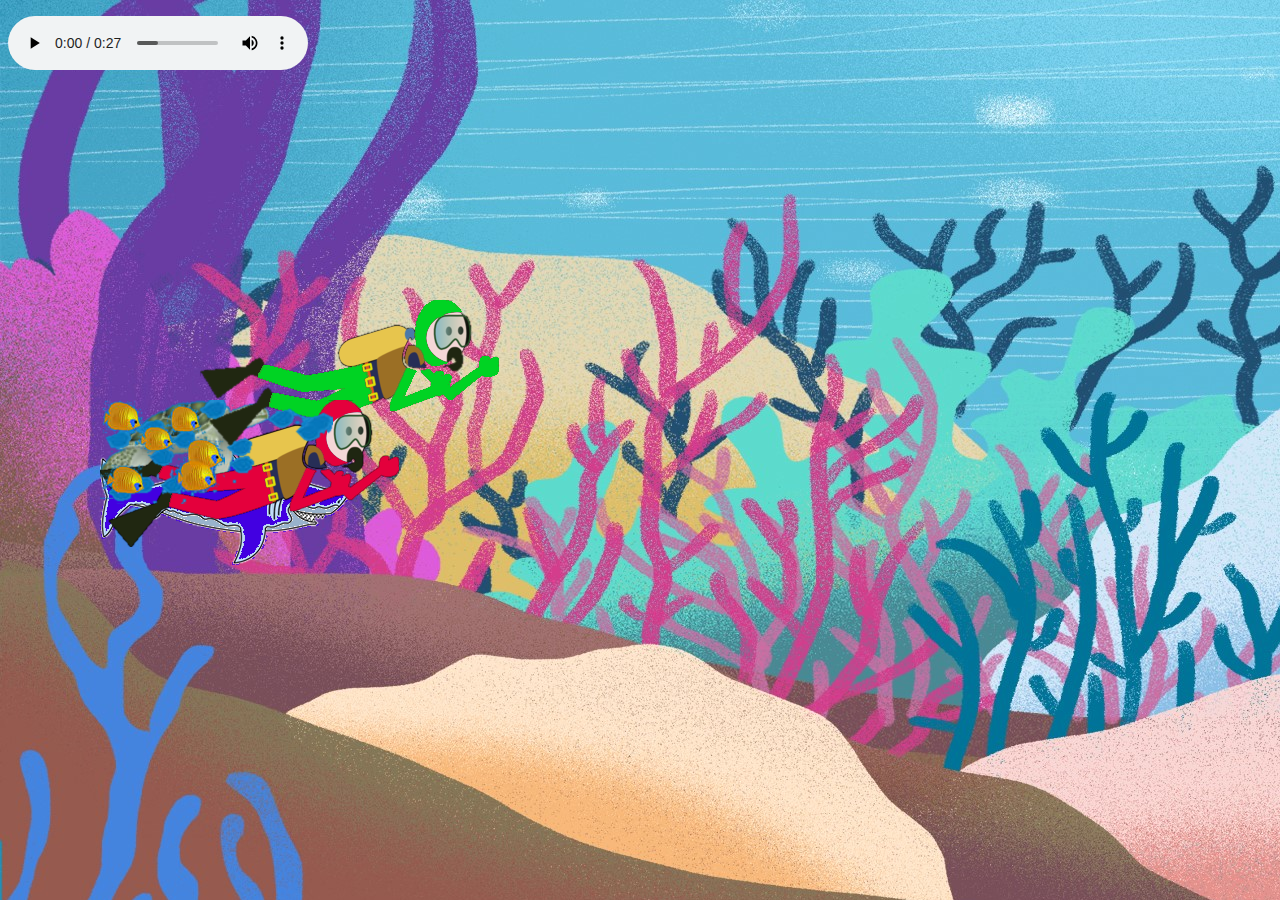
<file: index.html>
<!DOCTYPE html>
<html lang="en">
<head>
    <meta charset="UTF-8">
    <meta name="viewport" content="width=device-width, initial-scale=1.0">
    <title>Hồ cá vui nhộn</title>
    <link rel="stylesheet" href=".//mystyle.css" />
   
</head>
<body>
    <p>
        <audio controls>
            <source src="images/Merry Christmas_song_lastchrismas (1).mp3" >
        </audio>
    </p>
    <body background="./images/png.jpg"></body>
    <div id="content">
    
        <div id="shark" class="bnc"><img src="./images/shark.png" alt="shark"></div>
        
        <div id="turtle" class="bnc"><img src="./images/turtle.png" alt="turtle"></div>
        <div id="diver1" class="bnc"><img src="./images/diver1.png" alt="diver1"></div>
        <div id="diver3" class="bnc"><img src="./images/diver3.png" alt="diver3"></div>
         <div id="diver2" class="bnc"><img src="./images/diver2.png" alt="diver2"></div>
       <div id="faintschool" class="bnc"><img src="./images/faintSchool.png" alt="faintschool"></div>
         <div id="goldfishschool" class="bnc"><img src="./images/goldFishSchool.png" alt="goldfishschool"></div>
    
    </div>
</body>
</html>
</file>
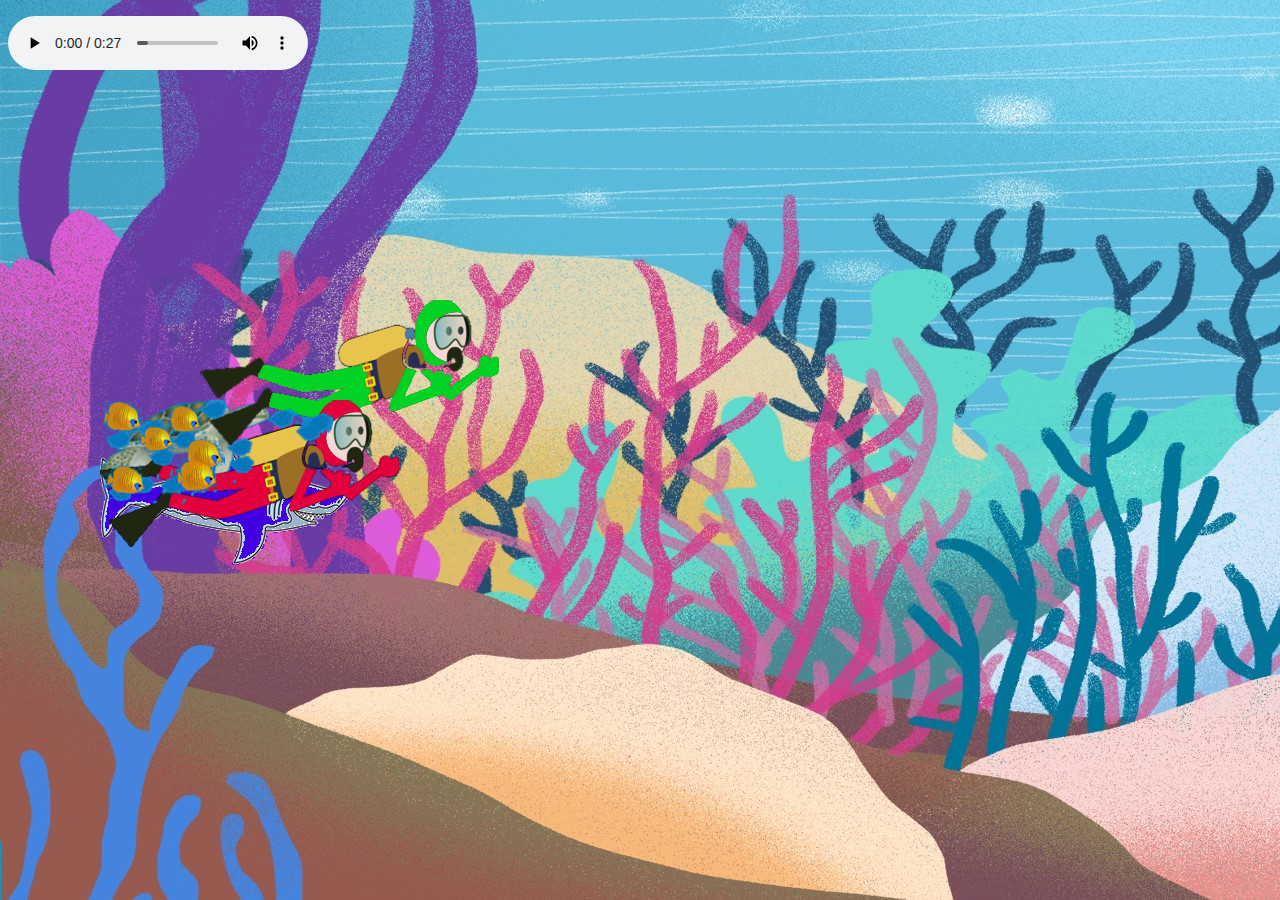
<file: ho_ca.html>
<!DOCTYPE html>
<html lang="en">
<head>
    <meta charset="UTF-8">
    <meta name="viewport" content="width=device-width, initial-scale=1.0">
    <title>Hồ cá vui nhộn</title>
    <link rel="stylesheet" href=".//mystyle.css" />
   
</head>
<body>
    <p>
        <audio controls>
            <source src="images/Merry Christmas_song_lastchrismas (1).mp3" >
        </audio>
    </p>
    <body background="./images/png.jpg"></body>
    <div id="content">
    
        <div id="shark" class="bnc"><img src="./images/shark.png" alt="shark"></div>
        
        <div id="turtle" class="bnc"><img src="./images/turtle.png" alt="turtle"></div>
        <div id="diver1" class="bnc"><img src="./images/diver1.png" alt="diver1"></div>
        <div id="diver3" class="bnc"><img src="./images/diver3.png" alt="diver3"></div>
         <div id="diver2" class="bnc"><img src="./images/diver2.png" alt="diver2"></div>
       <div id="faintschool" class="bnc"><img src="./images/faintSchool.png" alt="faintschool"></div>
         <div id="goldfishschool" class="bnc"><img src="./images/goldFishSchool.png" alt="goldfishschool"></div>
    
    </div>
</body>
</html>
</file>
<file: mystyle.css>
#shark{
    left:100px;top:400px;
    position:absolute;
    animation-name:shark;
    animation-duration:10s;
    animation-timing-function:linear;
    animation-iteration-count:infinite;
    animation-play-state: running;
}
@keyframes shark {
    0%{left:100px;top:400px;}
    20%{left:300px;top:400px;}
    40%{left:500px;top:300px;}
    50%{left:600px;top:50px;}
    60%{left:600px;top:100px;}
    80%{left:500px;top:200px;}
    100%{left:100px;top:400px;transform:scaleX(-1);}
}
#turtle{
    left:100px;top:400px;
    position:absolute;
    animation-name:turtle;
    animation-duration:18s;
    animation-timing-function:linear;
    animation-iteration-count:infinite;
    animation-play-state: running;
}
@keyframes turtle {
    0%{left:200px;top:500px;}
    20%{left:200px;top:300px;}
    40%{left:600px;top:200px;}
    50%{left:500px;top:50px;}
    60%{left:700px;top:200px;}
    80%{left:500px;top:200px;}
    100%{left:100px;top:200px;transform:scaleX(-1);}
}
#diver1{
    left:100px;top:400px;
    position:absolute;
    animation-name:diver1;
    animation-duration:13s;
    animation-timing-function:linear;
    animation-iteration-count:infinite;
    animation-play-state: running;
}
@keyframes diver1 {
    0%{left:100px;top:400px;}
    20%{left:200px;top:300px;}
    40%{left:500px;top:300px;}
    50%{left:600px;top:50px;}
    60%{left:600px;top:300px;}
    80%{left:700px;top:200px;}
    100%{left:200px;top:100px;transform:scaleX(-1);}
}
#diver2{
    left:100px;top:400px;
    position:absolute;
    animation-name:diver2;
    animation-duration:13s;
    animation-timing-function:linear;
    animation-iteration-count:infinite;
    animation-play-state: running;
}
@keyframes diver2 {
    0%{left:130px;top:350px;}
    20%{left:150px;top:200px;}
    40%{left:300px;top:100px;}
    50%{left:400px;top:50px;}
    60%{left:500px;top:300px;}
    80%{left:500px;top:200px;}
    100%{left:150px;top:100px;transform:scaleX(-1);}
}
#diver3{
    left:200px;top:300px;
    position:absolute;
    animation-name:diver3;
    animation-duration:13s;
    animation-timing-function:linear;
    animation-iteration-count:infinite;
    animation-play-state: running;
}
@keyframes diver3 {
    0%{left:400px;top:450px;}
    20%{left:250px;top:100px;}
    40%{left:350px;top:100px;}
    50%{left:400px;top:50px;}
    60%{left:530px;top:300px;}
    80%{left:400px;top:200px;}
    100%{left:250px;top:100px;transform:scaleX(-1);}
}
#faintschool{
    left:100px;top:400px;
    position:absolute;
    animation-name:faintschool;
    animation-duration:10s;
    animation-timing-function:linear;
    animation-iteration-count:infinite;
    animation-play-state: running;
}
@keyframes faintschool {
    0%{left:200px;top:300px;}
    20%{left:100px;top:200px;}
    40%{left:300px;top:100px;}
    50%{left:400px;top:50px;}
    60%{left:500px;top:300px;}
    80%{left:500px;top:200px;}
    100%{left:200px;top:100px;transform:scaleX(-1);}
}
#goldfishschool{
    left:100px;top:400px;
    position:absolute;
    animation-name:goldfishschool;
    animation-duration:12s;
    animation-timing-function:linear;
    animation-iteration-count:infinite;
    animation-play-state: running;
}
@keyframes goldfishschool {
    0%{left:200px;top:350px;}
    20%{left:120px;top:200px;}
    40%{left:200px;top:200px;}
    50%{left:400px;top:50px;}
    60%{left:600px;top:200px;}
    80%{left:300px;top:200px;}
    100%{left:200px;top:150px;transform:scaleX(-1);}
}
</file>
